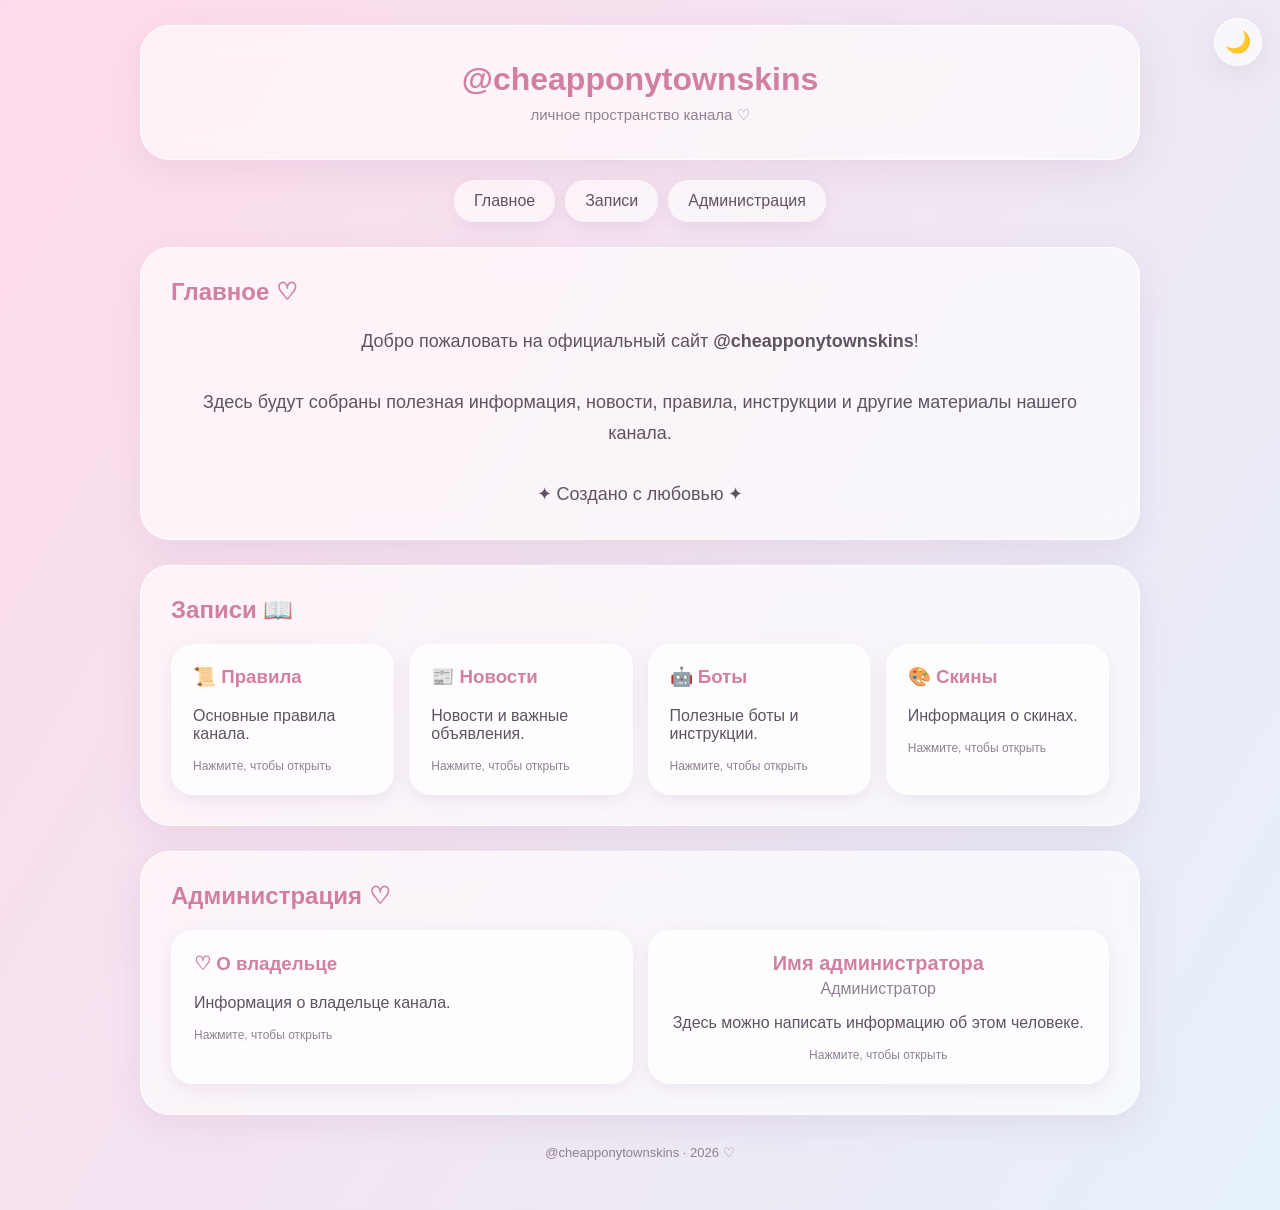
<file: index.html>
<!DOCTYPE html>
<html lang="ru">

<head>
    <meta charset="UTF-8">

    <meta
        name="viewport"
        content="width=device-width, initial-scale=1.0">

    <title>@cheapponytownskins</title>

    <link rel="stylesheet" href="style.css">
</head>

<body>

<!-- =========================
     НАСТРОЙКИ
========================= -->

<script>

    /*
    =====================================
    🔐 ПАРОЛЬ ВЛАДЕЛЬЦА

    МЕНЯЙ ТОЛЬКО ТЕКСТ МЕЖДУ КАВЫЧКАМИ
    =====================================
    */

    const ADMIN_PASSWORD = "cheapponytownskins689hyenaN23";

</script>


<!-- Кнопка темы -->

<button
    id="themeButton"
    type="button">

    🌙

</button>


<div class="page">


    <!-- =========================
         ШАПКА
    ========================== -->

    <header>

        <div class="logo">
            @cheapponytownskins
        </div>

        <div class="subtitle">
            личное пространство канала ♡
        </div>

    </header>


    <!-- =========================
         НАВИГАЦИЯ
    ========================== -->

    <nav>

        <a href="#home">
            Главное
        </a>

        <a href="#posts">
            Записи
        </a>

        <a href="#admins">
            Администрация
        </a>

    </nav>


    <!-- =========================
         ГЛАВНОЕ
    ========================== -->

    <section id="home">

        <h2>
            Главное ♡
        </h2>

        <div class="welcome">

            Добро пожаловать на официальный сайт
            <b>@cheapponytownskins</b>!

            <br><br>

            Здесь будут собраны полезная информация,
            новости, правила, инструкции и другие материалы
            нашего канала.

            <br><br>

            ✦ Создано с любовью ✦

        </div>

    </section>


    <!-- =========================
         ЗАПИСИ
    ========================== -->

    <section id="posts">

        <h2>
            Записи 📖
        </h2>

        <div class="cards">


            <!-- ПРАВИЛА -->

            <div
                class="card"
                onclick="openCard(
                    '📜 Правила',
                    `
                    <h3>📜 Правила канала</h3>

                    <p>
                    <b>1. Уважение</b>
                    </p>

                    <p>
                    Относитесь уважительно ко всем
                    участникам.
                    </p>

                    <p>
                    <b>2. Спам</b>
                    </p>

                    <p>
                    Не отправляйте большое количество
                    одинаковых сообщений.
                    </p>

                    <p>
                    <b>3. Реклама</b>
                    </p>

                    <p>
                    Реклама сторонних проектов разрешена
                    только с разрешения администрации.
                    </p>

                    <p>
                    <b>4. Конфликты</b>
                    </p>

                    <p>
                    Не устраивайте публичные конфликты.
                    </p>

                    <p>
                    <b>5. Главное правило ♡</b>
                    </p>

                    <p>
                    Уважайте других участников.
                    </p>
                    `
                )">

                <h3>
                    📜 Правила
                </h3>

                <p>
                    Основные правила канала.
                </p>

            </div>


            <!-- НОВОСТИ -->

            <div
                class="card"
                onclick="openCard(
                    '📰 Новости',
                    `
                    <h3>📰 Новости</h3>

                    <p>
                    Здесь будут появляться новости,
                    обновления и важные объявления.
                    </p>

                    <p>
                    Следите за обновлениями канала ♡
                    </p>
                    `
                )">

                <h3>
                    📰 Новости
                </h3>

                <p>
                    Новости и важные объявления.
                </p>

            </div>


            <!-- БОТЫ -->

            <div
                class="card"
                onclick="openCard(
                    '🤖 Боты',
                    `
                    <h3>🤖 Боты</h3>

                    <p>
                    Здесь можно разместить список ботов,
                    команды и инструкции.
                    </p>
                    `
                )">

                <h3>
                    🤖 Боты
                </h3>

                <p>
                    Полезные боты и инструкции.
                </p>

            </div>


            <!-- СКИНЫ -->

            <div
                class="card"
                onclick="openCard(
                    '🎨 Скины',
                    `
                    <h3>🎨 Скины</h3>

                    <p>
                    Здесь можно размещать коды скинов,
                    подборки и инструкции по Pony Town.
                    </p>
                    `
                )">

                <h3>
                    🎨 Скины
                </h3>

                <p>
                    Информация о скинах.
                </p>

            </div>


        </div>

    </section>


    <!-- =========================
         АДМИНИСТРАЦИЯ
    ========================== -->

    <section id="admins">

        <h2>
            Администрация ♡
        </h2>

        <div class="cards">


            <!-- ВЛАДЕЛЕЦ -->

            <div
                class="card owner-card"
                onclick="openOwner()">

                <h3>
                    ♡ О владельце
                </h3>

                <p>
                    Информация о владельце канала.
                </p>

            </div>


            <!-- АДМИН -->

            <div class="card admin">

                <div class="admin-name">
                    Имя администратора
                </div>

                <div class="position">
                    Администратор
                </div>

                <p>
                    Здесь можно написать информацию
                    об этом человеке.
                </p>

            </div>


        </div>

    </section>


    <footer>

        @cheapponytownskins · 2026 ♡

    </footer>


</div>


<!-- =========================
     ОКНО КАРТОЧКИ
========================= -->

<div
    id="cardPopup"
    class="popup">

    <div class="popup-window">

        <div class="popup-header">

            <h3
                id="cardTitle"
                class="popup-title">
            </h3>

            <button
                class="close"
                onclick="closeCard()">

                ×

            </button>

        </div>


        <div
            id="cardContent"
            class="popup-content">
        </div>

    </div>

</div>


<!-- =========================
     ОКНО ВЛАДЕЛЬЦА
========================= -->

<div
    id="ownerPopup"
    class="popup">

    <div class="popup-window">

        <div class="popup-header">

            <h3 class="popup-title">
                ♡ О владельце
            </h3>

            <button
                class="close"
                onclick="closeOwner()">

                ×

            </button>

        </div>


        <div class="popup-content">

            <h3>
                ♡ Владелец канала
            </h3>

            <p>
                @cheapponytownskins
            </p>

            <p>
                Здесь можно написать информацию
                о владельце канала.
            </p>

            <p>
                Например, историю создания канала,
                интересы, контакты и другую информацию.
            </p>

            <p>
                Спасибо, что заглянули на сайт ♡
            </p>


            <!-- СЕКРЕТНОЕ СЕРДЦЕ -->

            <button
                id="secretHeart"
                class="secret-heart"
                onclick="openLogin()">

                🤍

            </button>

        </div>

    </div>

</div>


<!-- =========================
     ОКНО ПАРОЛЯ
========================= -->

<div
    id="loginPopup"
    class="popup">

    <div class="popup-window">

        <div class="popup-header">

            <h3 class="popup-title">
                ♡
            </h3>

            <button
                class="close"
                onclick="closeLogin()">

                ×

            </button>

        </div>


        <div class="password-box">

            <h3>
                Секретный вход
            </h3>

            <p>
                Введите пароль владельца.
            </p>


            <input
                id="passwordInput"
                type="password"
                placeholder="Пароль"
                autocomplete="off">


            <button
                onclick="checkPassword()">

                Войти

            </button>


            <div
                id="passwordError"
                class="password-error">

                Неверный пароль.

            </div>

        </div>

    </div>

</div>



<script>

/* =========================
   КАРТОЧКИ
========================= */

function openCard(title, content) {

    document.getElementById(
        "cardTitle"
    ).textContent = title;

    document.getElementById(
        "cardContent"
    ).innerHTML = content;

    document.getElementById(
        "cardPopup"
    ).classList.add("active");

}


/* =========================
   ЗАКРЫТЬ КАРТОЧКУ
========================= */

function closeCard() {

    document.getElementById(
        "cardPopup"
    ).classList.remove("active");

}


/* =========================
   ВЛАДЕЛЕЦ
========================= */

function openOwner() {

    document.getElementById(
        "ownerPopup"
    ).classList.add("active");

}


function closeOwner() {

    document.getElementById(
        "ownerPopup"
    ).classList.remove("active");

}


/* =========================
   ПАРОЛЬ
========================= */

function openLogin() {

    document.getElementById(
        "loginPopup"
    ).classList.add("active");

    document.getElementById(
        "passwordInput"
    ).value = "";

    document.getElementById(
        "passwordError"
    ).style.display = "none";

}


function closeLogin() {

    document.getElementById(
        "loginPopup"
    ).classList.remove("active");

}


/* =========================
   ПРОВЕРКА ПАРОЛЯ
========================= */

function checkPassword() {

    const enteredPassword =
        document.getElementById(
            "passwordInput"
        ).value;


    if (
        enteredPassword ===
        ADMIN_PASSWORD
    ) {

        window.location.href =
            "admin.html";

    }

    else {

        document.getElementById(
            "passwordError"
        ).style.display =
            "block";

    }

}


/* ENTER */

document.getElementById(
    "passwordInput"
).addEventListener(
    "keydown",
    function(event) {

        if (
            event.key === "Enter"
        ) {

            checkPassword();

        }

    }
);


/* =========================
   ТЕМА
========================= */

const themeButton =
    document.getElementById(
        "themeButton"
    );


function applyTheme() {

    const savedTheme =
        localStorage.getItem(
            "siteTheme"
        );


    if (
        savedTheme === "dark"
    ) {

        document.body.classList.add(
            "dark"
        );

        themeButton.textContent =
            "☀️";

    }

    else {

        document.body.classList.remove(
            "dark"
        );

        themeButton.textContent =
            "🌙";

    }

}


themeButton.onclick =
    function() {

        const dark =
            document.body.classList.contains(
                "dark"
            );


        localStorage.setItem(
            "siteTheme",
            dark
                ? "light"
                : "dark"
        );


        applyTheme();


        const heart =
            document.getElementById(
                "secretHeart"
            );


        if (heart) {

            heart.textContent =
                dark
                    ? "🤍"
                    : "❤️";

        }

    };


applyTheme();

</script>


</body>

    </html>
</file>
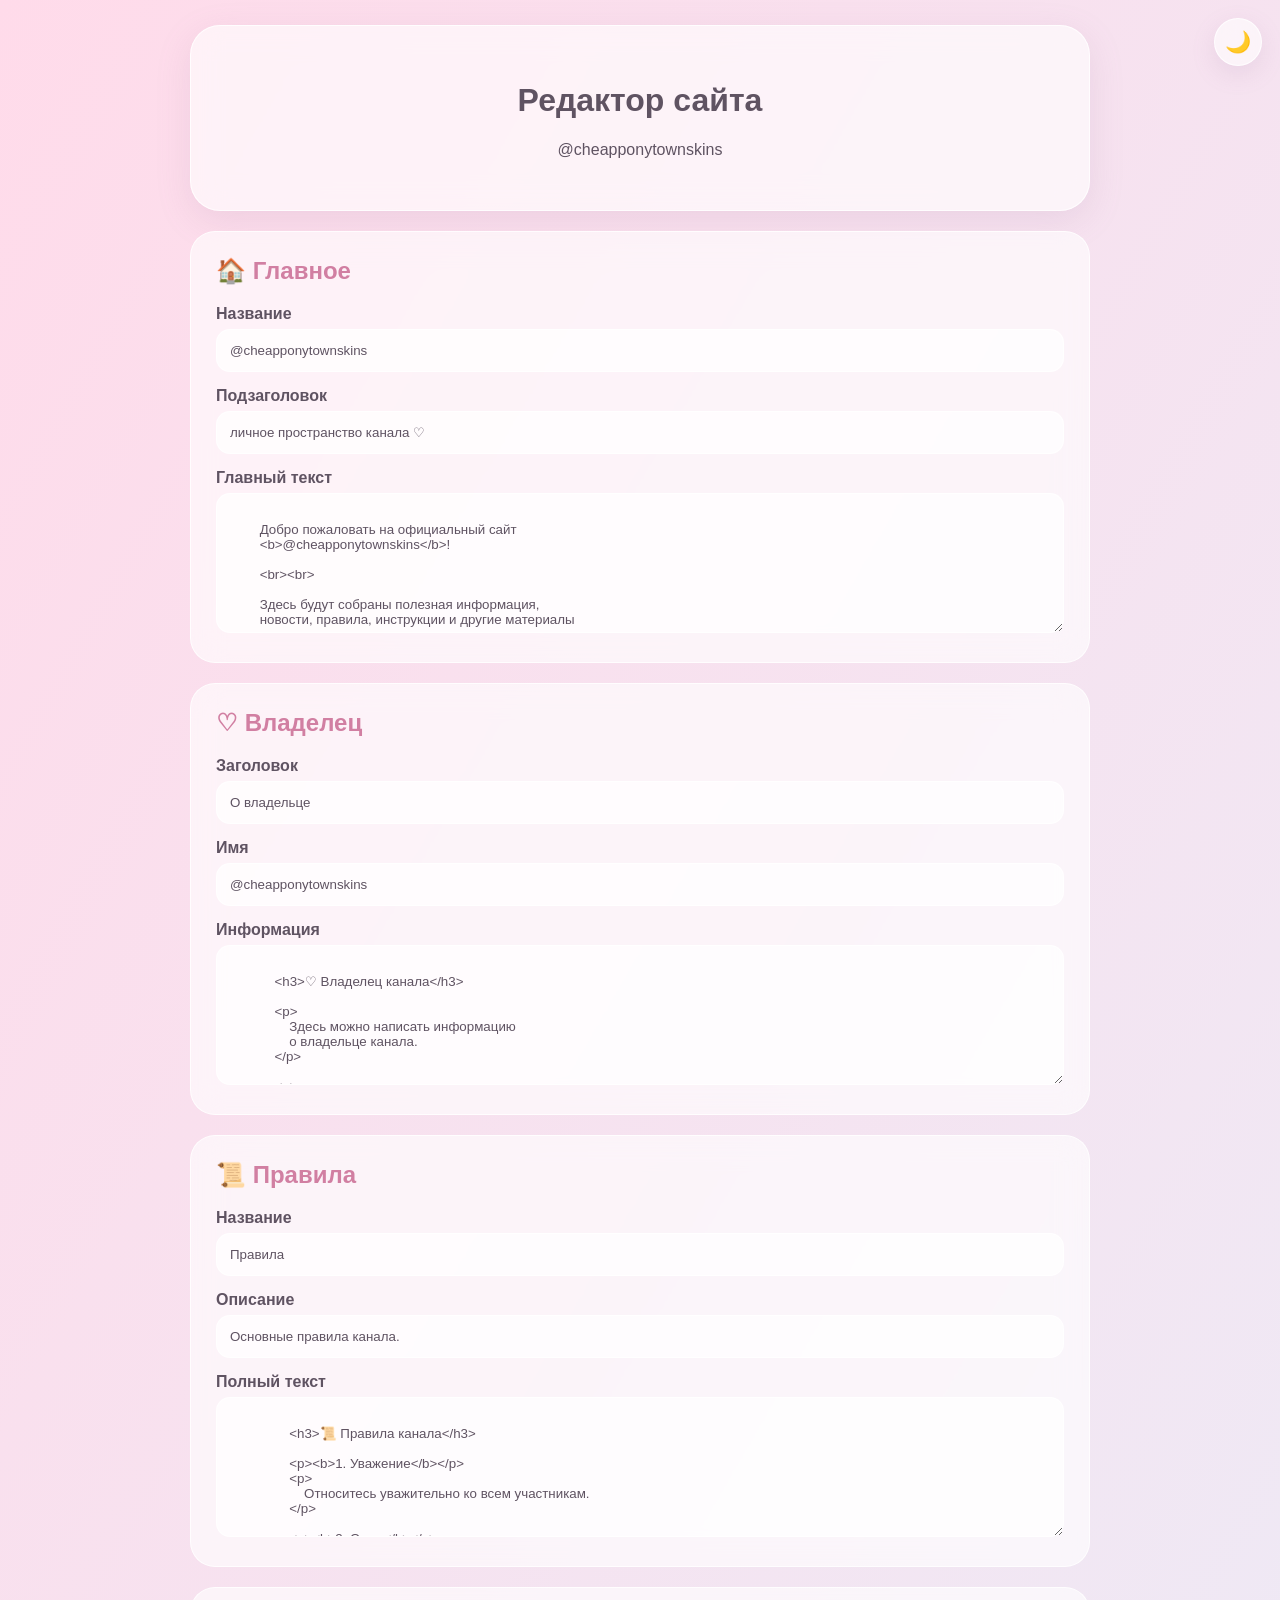
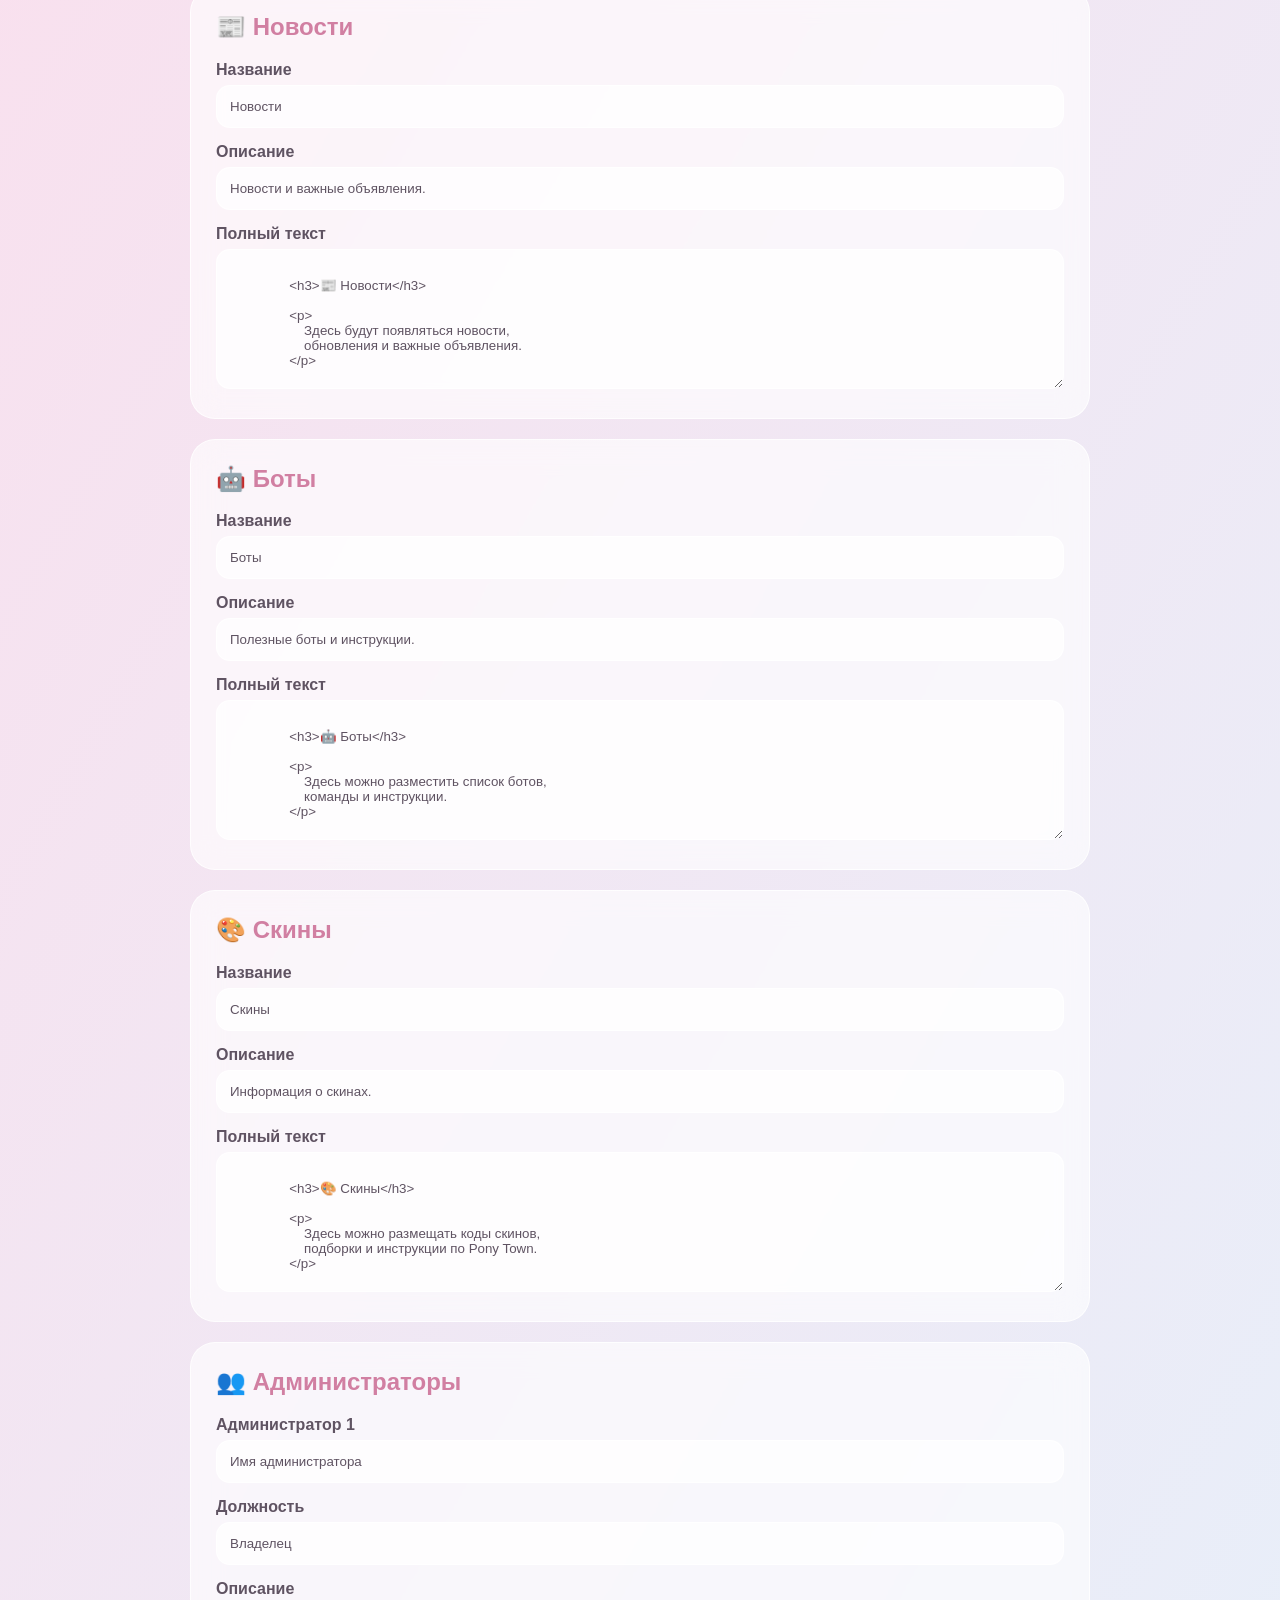
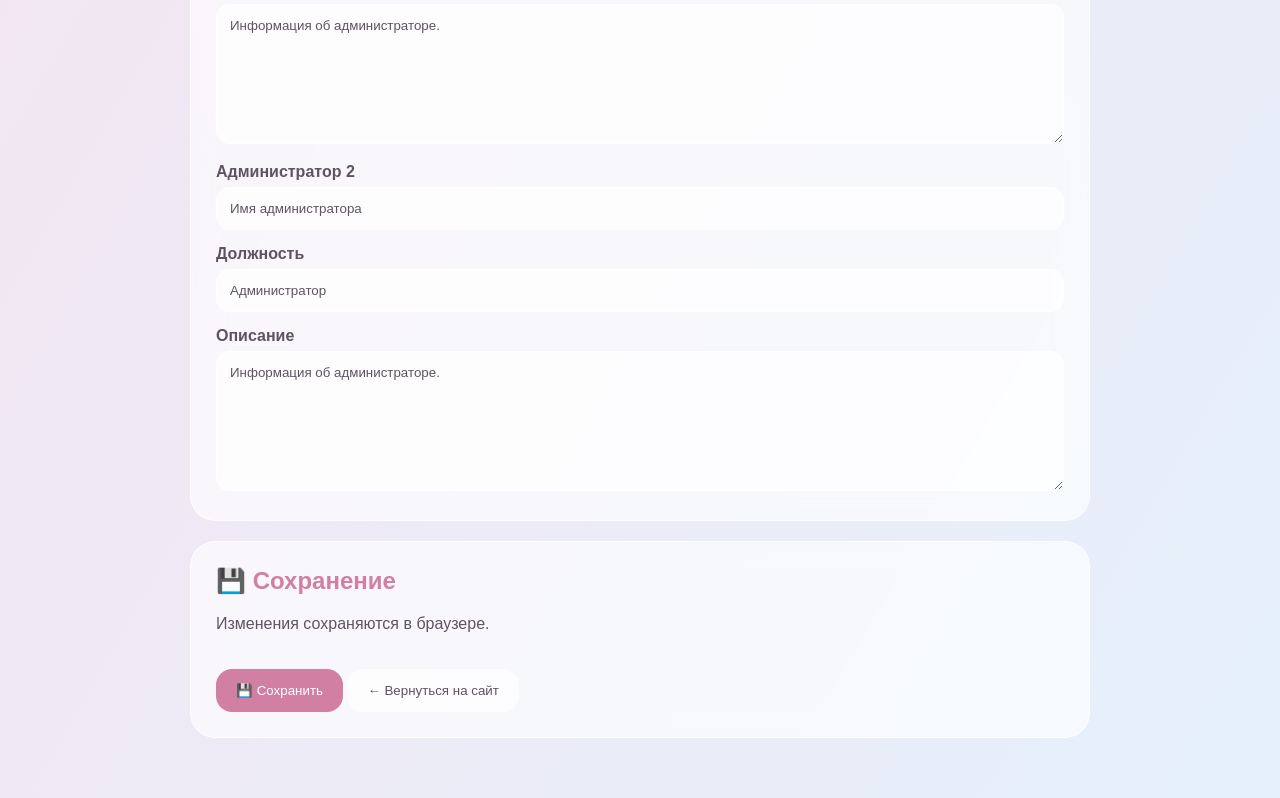
<file: admin.html>
<!DOCTYPE html>
<html lang="ru">

<head>

<meta charset="UTF-8">

<meta
    name="viewport"
    content="width=device-width, initial-scale=1.0">

<title>Редактор</title>

<link
    rel="stylesheet"
    href="style.css">

<style>

.editor {

    width: min(900px,94%);

    margin: auto;

    padding: 25px 0 60px;
}

.editor-box {

    margin-top: 20px;

    padding: 25px;

    background: var(--glass);

    border:
        1px solid var(--border);

    border-radius: 25px;

    backdrop-filter: blur(15px);
}

.editor-box h2 {

    color: var(--primary);
}

label {

    display: block;

    margin-top: 15px;

    margin-bottom: 6px;

    color: var(--text);

    font-weight: bold;
}

input,
textarea {

    width: 100%;

    padding: 13px;

    border:
        1px solid var(--border);

    border-radius: 14px;

    background: var(--card);

    color: var(--text);

    outline: none;

    font-family: Arial;
}

textarea {

    min-height: 140px;

    resize: vertical;
}

.action {

    margin-top: 20px;

    padding: 14px 20px;

    border: 0;

    border-radius: 16px;

    cursor: pointer;

    background: var(--primary);

    color: white;
}

.back {

    background: var(--card);

    color: var(--text);

}

</style>

</head>

<body>


<button
    id="themeButton"
    type="button">

🌙

</button>


<div class="editor">


<header>

<h1>
Редактор сайта
</h1>

<p>
@cheapponytownskins
</p>

</header>



<div class="editor-box">

<h2>
🏠 Главное
</h2>


<label>
Название
</label>

<input
    id="siteName">


<label>
Подзаголовок
</label>

<input
    id="subtitle">


<label>
Главный текст
</label>

<textarea
    id="welcome">
</textarea>

</div>



<div class="editor-box">

<h2>
♡ Владелец
</h2>


<label>
Заголовок
</label>

<input
    id="ownerTitle">


<label>
Имя
</label>

<input
    id="ownerName">


<label>
Информация
</label>

<textarea
    id="ownerText">
</textarea>

</div>



<div class="editor-box">

<h2>
📜 Правила
</h2>

<label>
Название
</label>

<input
    id="rulesTitle">

<label>
Описание
</label>

<input
    id="rulesDescription">

<label>
Полный текст
</label>

<textarea
    id="rulesText">
</textarea>

</div>



<div class="editor-box">

<h2>
📰 Новости
</h2>

<label>
Название
</label>

<input
    id="newsTitle">

<label>
Описание
</label>

<input
    id="newsDescription">

<label>
Полный текст
</label>

<textarea
    id="newsText">
</textarea>

</div>



<div class="editor-box">

<h2>
🤖 Боты
</h2>

<label>
Название
</label>

<input
    id="botsTitle">

<label>
Описание
</label>

<input
    id="botsDescription">

<label>
Полный текст
</label>

<textarea
    id="botsText">
</textarea>

</div>



<div class="editor-box">

<h2>
🎨 Скины
</h2>

<label>
Название
</label>

<input
    id="skinsTitle">

<label>
Описание
</label>

<input
    id="skinsDescription">

<label>
Полный текст
</label>

<textarea
    id="skinsText">
</textarea>

</div>



<div class="editor-box">

<h2>
👥 Администраторы
</h2>


<label>
Администратор 1
</label>

<input
    id="admin1Name">

<label>
Должность
</label>

<input
    id="admin1Position">

<label>
Описание
</label>

<textarea
    id="admin1Description">
</textarea>


<label>
Администратор 2
</label>

<input
    id="admin2Name">

<label>
Должность
</label>

<input
    id="admin2Position">

<label>
Описание
</label>

<textarea
    id="admin2Description">
</textarea>

</div>



<div class="editor-box">

<h2>
💾 Сохранение
</h2>

<p>
Изменения сохраняются в браузере.
</p>

<button
    class="action"
    id="save">

💾 Сохранить

</button>

<button
    class="action back"
    onclick="location.href='index.html'">

← Вернуться на сайт

</button>

</div>


</div>


<script src="data.js"></script>


<script>

/* Заполняем поля */

siteName.value =
    SITE_DATA.siteName;

subtitle.value =
    SITE_DATA.subtitle;

welcome.value =
    SITE_DATA.welcome;

ownerTitle.value =
    SITE_DATA.owner.title;

ownerName.value =
    SITE_DATA.owner.name;

ownerText.value =
    SITE_DATA.owner.text;



const rules =
    SITE_DATA.cards.find(
        x => x.id === "rules"
    );

const news =
    SITE_DATA.cards.find(
        x => x.id === "news"
    );

const bots =
    SITE_DATA.cards.find(
        x => x.id === "bots"
    );

const skins =
    SITE_DATA.cards.find(
        x => x.id === "skins"
    );



rulesTitle.value =
    rules.title;

rulesDescription.value =
    rules.description;

rulesText.value =
    rules.text;



newsTitle.value =
    news.title;

newsDescription.value =
    news.description;

newsText.value =
    news.text;



botsTitle.value =
    bots.title;

botsDescription.value =
    bots.description;

botsText.value =
    bots.text;



skinsTitle.value =
    skins.title;

skinsDescription.value =
    skins.description;

skinsText.value =
    skins.text;



admin1Name.value =
    SITE_DATA.admins[0].name;

admin1Position.value =
    SITE_DATA.admins[0].position;

admin1Description.value =
    SITE_DATA.admins[0].description;



admin2Name.value =
    SITE_DATA.admins[1].name;

admin2Position.value =
    SITE_DATA.admins[1].position;

admin2Description.value =
    SITE_DATA.admins[1].description;



/*
=================================
СОХРАНЕНИЕ
=================================
*/

document.getElementById(
    "save"
).onclick = function() {

    const updated = {

        siteName:
            siteName.value,

        subtitle:
            subtitle.value,

        welcome:
            welcome.value,

        owner: {

            title:
                ownerTitle.value,

            name:
                ownerName.value,

            text:
                ownerText.value

        },

        cards: [

            {
                id: "rules",
                icon: "📜",
                title:
                    rulesTitle.value,
                description:
                    rulesDescription.value,
                text:
                    rulesText.value
            },

            {
                id: "news",
                icon: "📰",
                title:
                    newsTitle.value,
                description:
                    newsDescription.value,
                text:
                    newsText.value
            },

            {
                id: "bots",
                icon: "🤖",
                title:
                    botsTitle.value,
                description:
                    botsDescription.value,
                text:
                    botsText.value
            },

            {
                id: "skins",
                icon: "🎨",
                title:
                    skinsTitle.value,
                description:
                    skinsDescription.value,
                text:
                    skinsText.value
            }

        ],

        admins: [

            {
                name:
                    admin1Name.value,

                position:
                    admin1Position.value,

                description:
                    admin1Description.value
            },

            {
                name:
                    admin2Name.value,

                position:
                    admin2Position.value,

                description:
                    admin2Description.value
            }

        ],

        footer:
            SITE_DATA.footer

    };


    localStorage.setItem(
        "siteData",
        JSON.stringify(updated)
    );


    alert(
        "Изменения сохранены в этом браузере!"
    );

};



/* ТЕМА */

const themeButton =
    document.getElementById(
        "themeButton"
    );


function applyTheme() {

    const theme =
        localStorage.getItem(
            "siteTheme"
        );

    if (
        theme === "dark"
    ) {

        document.body.classList.add(
            "dark"
        );

        themeButton.textContent =
            "☀️";

    } else {

        document.body.classList.remove(
            "dark"
        );

        themeButton.textContent =
            "🌙";

    }

}


themeButton.onclick =
    function() {

        const dark =
            document.body.classList.contains(
                "dark"
            );

        localStorage.setItem(
            "siteTheme",
            dark
                ? "light"
                : "dark"
        );

        applyTheme();

    };


applyTheme();

</script>

</body>

</html>
</file>
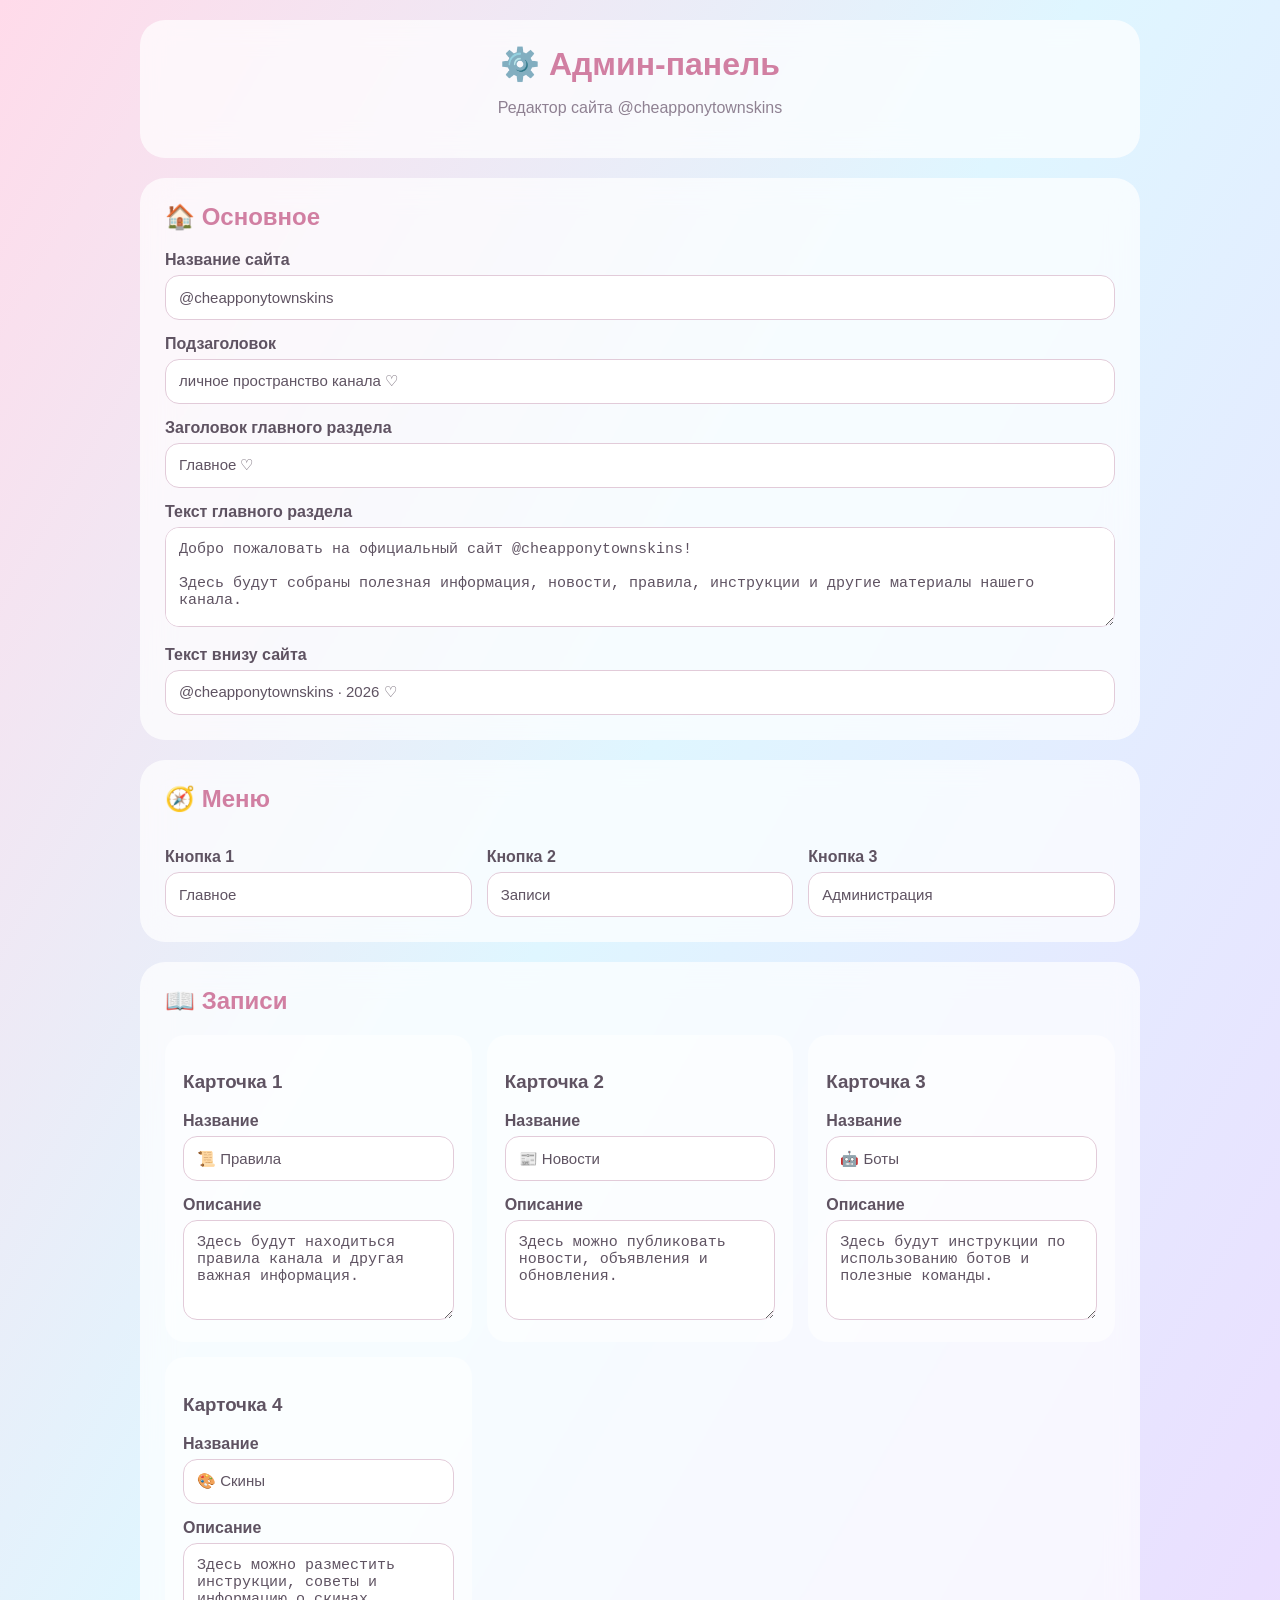
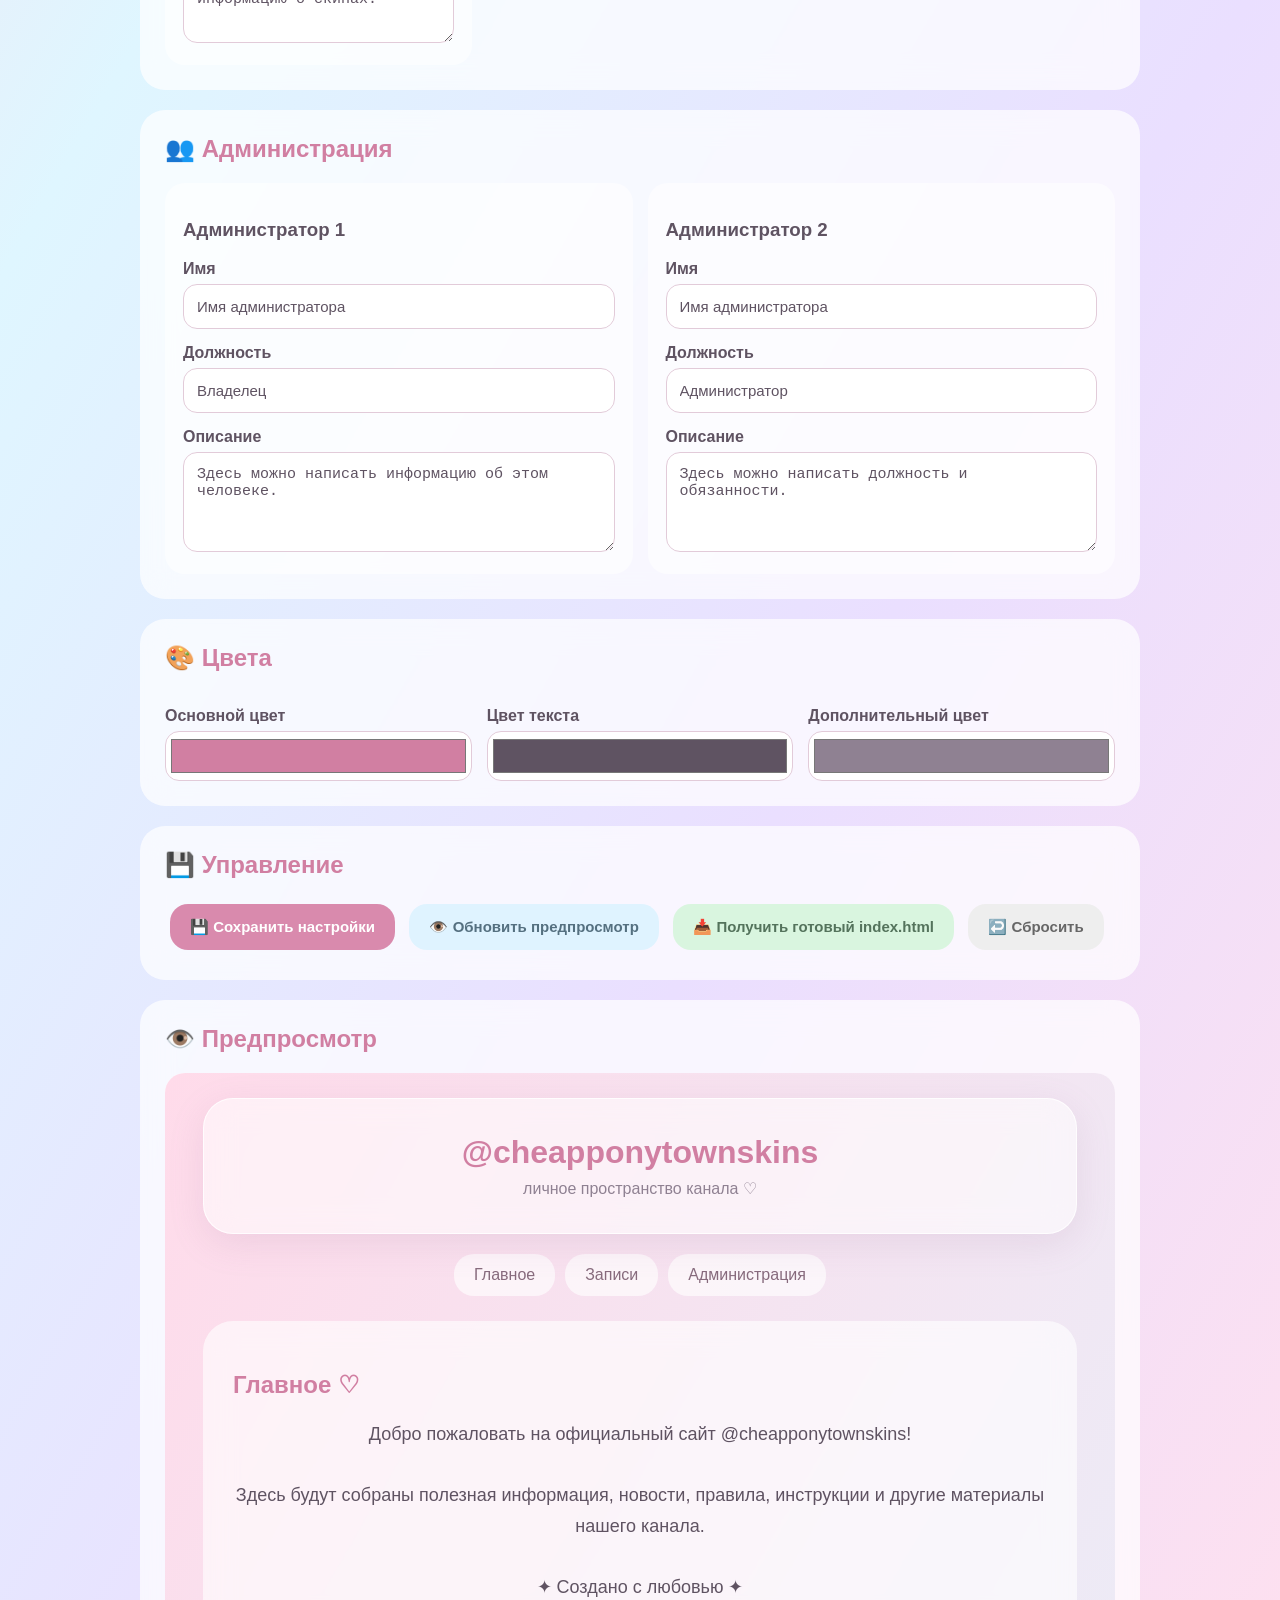
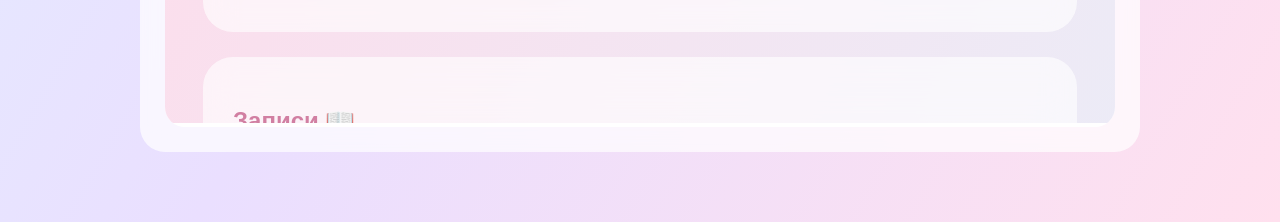
<file: Admin.html>
<!DOCTYPE html>
<html lang="ru">
<head>
<meta charset="UTF-8">
<meta name="viewport" content="width=device-width, initial-scale=1.0">

<title>Админ-панель</title>

<style>

* {
    box-sizing: border-box;
}

body {
    margin: 0;
    font-family: Arial, sans-serif;
    background:
        linear-gradient(
            120deg,
            #ffdbea,
            #dff6ff,
            #eadfff,
            #ffe0ee
        );

    min-height: 100vh;
    color: #5f5362;
}

.container {
    width: min(1000px, 94%);
    margin: auto;
    padding: 20px 0 50px;
}

header {
    background: rgba(255,255,255,.7);
    backdrop-filter: blur(15px);
    padding: 25px;
    border-radius: 25px;
    text-align: center;
    margin-bottom: 20px;
}

header h1 {
    margin: 0;
    color: #d17fa2;
}

header p {
    color: #8f8192;
}

.panel {
    background: rgba(255,255,255,.7);
    backdrop-filter: blur(15px);
    padding: 25px;
    border-radius: 25px;
    margin-bottom: 20px;
}

.panel h2 {
    color: #d17fa2;
    margin-top: 0;
}

label {
    display: block;
    margin-top: 15px;
    margin-bottom: 6px;
    font-weight: bold;
}

input,
textarea {
    width: 100%;
    padding: 13px;
    border-radius: 14px;
    border: 1px solid #e2cbd9;
    background: white;
    font-size: 15px;
    color: #5f5362;
}

textarea {
    min-height: 100px;
    resize: vertical;
}

.grid {
    display: grid;
    grid-template-columns:
        repeat(auto-fit, minmax(230px, 1fr));

    gap: 15px;
}

.editor-card {
    background: rgba(255,255,255,.55);
    padding: 18px;
    border-radius: 20px;
}

button {
    border: none;
    padding: 14px 20px;
    border-radius: 18px;
    cursor: pointer;
    font-size: 15px;
    font-weight: bold;
    margin: 5px;
}

.save {
    background: #d98aad;
    color: white;
}

.preview {
    background: #dff3ff;
    color: #557080;
}

.download {
    background: #d9f5df;
    color: #54735c;
}

.reset {
    background: #eee;
    color: #666;
}

#message {
    margin-top: 15px;
    padding: 12px;
    border-radius: 15px;
    background: rgba(255,255,255,.8);
    display: none;
}

.preview-box {
    background: white;
    border-radius: 20px;
    overflow: hidden;
    margin-top: 20px;
}

iframe {
    width: 100%;
    height: 650px;
    border: none;
}

.color {
    height: 50px;
    padding: 3px;
}

</style>
</head>

<body>

<div class="container">

<header>

<h1>⚙️ Админ-панель</h1>

<p>
Редактор сайта @cheapponytownskins
</p>

</header>


<!-- ОСНОВНОЕ -->

<div class="panel">

<h2>🏠 Основное</h2>

<label>Название сайта</label>
<input id="siteName">

<label>Подзаголовок</label>
<input id="subtitle">

<label>Заголовок главного раздела</label>
<input id="homeTitle">

<label>Текст главного раздела</label>
<textarea id="homeText"></textarea>

<label>Текст внизу сайта</label>
<input id="footer">

</div>


<!-- МЕНЮ -->

<div class="panel">

<h2>🧭 Меню</h2>

<div class="grid">

<div>

<label>Кнопка 1</label>
<input id="nav1">

</div>

<div>

<label>Кнопка 2</label>
<input id="nav2">

</div>

<div>

<label>Кнопка 3</label>
<input id="nav3">

</div>

</div>

</div>


<!-- КАРТОЧКИ -->

<div class="panel">

<h2>📖 Записи</h2>

<div class="grid">

<div class="editor-card">

<h3>Карточка 1</h3>

<label>Название</label>
<input id="card1Title">

<label>Описание</label>
<textarea id="card1Text"></textarea>

</div>


<div class="editor-card">

<h3>Карточка 2</h3>

<label>Название</label>
<input id="card2Title">

<label>Описание</label>
<textarea id="card2Text"></textarea>

</div>


<div class="editor-card">

<h3>Карточка 3</h3>

<label>Название</label>
<input id="card3Title">

<label>Описание</label>
<textarea id="card3Text"></textarea>

</div>


<div class="editor-card">

<h3>Карточка 4</h3>

<label>Название</label>
<input id="card4Title">

<label>Описание</label>
<textarea id="card4Text"></textarea>

</div>

</div>

</div>


<!-- АДМИНЫ -->

<div class="panel">

<h2>👥 Администрация</h2>

<div class="grid">

<div class="editor-card">

<h3>Администратор 1</h3>

<label>Имя</label>
<input id="admin1Name">

<label>Должность</label>
<input id="admin1Position">

<label>Описание</label>
<textarea id="admin1Text"></textarea>

</div>


<div class="editor-card">

<h3>Администратор 2</h3>

<label>Имя</label>
<input id="admin2Name">

<label>Должность</label>
<input id="admin2Position">

<label>Описание</label>
<textarea id="admin2Text"></textarea>

</div>

</div>

</div>


<!-- ЦВЕТА -->

<div class="panel">

<h2>🎨 Цвета</h2>

<div class="grid">

<div>

<label>Основной цвет</label>

<input
type="color"
class="color"
id="primaryColor">

</div>


<div>

<label>Цвет текста</label>

<input
type="color"
class="color"
id="textColor">

</div>


<div>

<label>Дополнительный цвет</label>

<input
type="color"
class="color"
id="secondaryColor">

</div>

</div>

</div>


<!-- УПРАВЛЕНИЕ -->

<div class="panel">

<h2>💾 Управление</h2>

<button
class="save"
onclick="saveSettings()">

💾 Сохранить настройки

</button>


<button
class="preview"
onclick="updatePreview()">

👁️ Обновить предпросмотр

</button>


<button
class="download"
onclick="downloadHTML()">

📥 Получить готовый index.html

</button>


<button
class="reset"
onclick="resetSettings()">

↩️ Сбросить

</button>


<div id="message"></div>

</div>


<!-- ПРЕДПРОСМОТР -->

<div class="panel">

<h2>👁️ Предпросмотр</h2>

<div class="preview-box">

<iframe id="preview"></iframe>

</div>

</div>


</div>


<script>


const defaults = {

siteName:
"@cheapponytownskins",

subtitle:
"личное пространство канала ♡",

homeTitle:
"Главное ♡",

homeText:
"Добро пожаловать на официальный сайт @cheapponytownskins!\n\nЗдесь будут собраны полезная информация, новости, правила, инструкции и другие материалы нашего канала.\n\n✦ Создано с любовью ✦",

footer:
"@cheapponytownskins · 2026 ♡",

nav1:
"Главное",

nav2:
"Записи",

nav3:
"Администрация",


card1Title:
"📜 Правила",

card1Text:
"Здесь будут находиться правила канала и другая важная информация.",


card2Title:
"📰 Новости",

card2Text:
"Здесь можно публиковать новости, объявления и обновления.",


card3Title:
"🤖 Боты",

card3Text:
"Здесь будут инструкции по использованию ботов и полезные команды.",


card4Title:
"🎨 Скины",

card4Text:
"Здесь можно разместить инструкции, советы и информацию о скинах.",


admin1Name:
"Имя администратора",

admin1Position:
"Владелец",

admin1Text:
"Здесь можно написать информацию об этом человеке.",


admin2Name:
"Имя администратора",

admin2Position:
"Администратор",

admin2Text:
"Здесь можно написать должность и обязанности.",


primaryColor:
"#d17fa2",

textColor:
"#5f5362",

secondaryColor:
"#8f8192"

};


function getSettings() {

    const saved =
        localStorage.getItem("adminSettings");

    if (!saved) {

        return {
            ...defaults
        };

    }

    return {
        ...defaults,
        ...JSON.parse(saved)
    };

}


function loadSettings() {

    const settings =
        getSettings();

    Object.keys(settings).forEach(key => {

        const element =
            document.getElementById(key);

        if (element) {

            element.value =
                settings[key];

        }

    });

}


function getCurrentSettings() {

    const settings = {};

    Object.keys(defaults).forEach(key => {

        const element =
            document.getElementById(key);

        if (element) {

            settings[key] =
                element.value;

        }

    });

    return settings;

}


function saveSettings() {

    const settings =
        getCurrentSettings();

    localStorage.setItem(
        "adminSettings",
        JSON.stringify(settings)
    );

    updatePreview();

    showMessage(
        "✅ Настройки сохранены!"
    );

}


function resetSettings() {

    if (
        !confirm(
            "Сбросить все изменения?"
        )
    ) {
        return;
    }

    localStorage.removeItem(
        "adminSettings"
    );

    loadSettings();

    updatePreview();

    showMessage(
        "↩️ Настройки сброшены."
    );

}


function showMessage(text) {

    const box =
        document.getElementById("message");

    box.textContent =
        text;

    box.style.display =
        "block";

    setTimeout(() => {

        box.style.display =
            "none";

    }, 3000);

}


function escapeHTML(text) {

    return text
        .replace(/&/g, "&amp;")
        .replace(/</g, "&lt;")
        .replace(/>/g, "&gt;")
        .replace(/"/g, "&quot;");

}


function generateHTML(settings) {

return `<!DOCTYPE html>

<html lang="ru">

<head>

<meta charset="UTF-8">

<meta
name="viewport"
content="width=device-width, initial-scale=1.0">

<title>${escapeHTML(settings.siteName)}</title>

<style>

* {
    box-sizing: border-box;
}

html {
    scroll-behavior: smooth;
}

body {

    margin: 0;

    min-height: 100vh;

    font-family: Arial, sans-serif;

    color: ${settings.textColor};

    background:

    linear-gradient(
        120deg,
        #ffdbea,
        #dff6ff,
        #eadfff,
        #ffe0ee,
        #d8f5ff
    );

    background-size: 500% 500%;

    animation:
    waterfall 18s ease infinite;

}

@keyframes waterfall {

0% {
    background-position: 0% 50%;
}

50% {
    background-position: 100% 50%;
}

100% {
    background-position: 0% 50%;
}

}

.page {

    width:
    min(1000px, 92%);

    margin: auto;

    padding:
    25px 0 50px;

}

header {

    text-align: center;

    padding: 35px 20px;

    margin-bottom: 20px;

    background:
    rgba(255,255,255,.55);

    border:
    1px solid
    rgba(255,255,255,.8);

    border-radius: 30px;

    box-shadow:
    0 10px 35px
    rgba(160,120,160,.15);

    backdrop-filter:
    blur(15px);

}

.logo {

    font-size: 32px;

    font-weight: bold;

    color:
    ${settings.primaryColor};

    margin-bottom: 8px;

}

.subtitle {

    color:
    ${settings.secondaryColor};

}

nav {

    display: flex;

    justify-content: center;

    flex-wrap: wrap;

    gap: 10px;

    margin: 20px 0;

}

nav a {

    text-decoration: none;

    color: #876b7d;

    background:
    rgba(255,255,255,.65);

    padding:
    12px 20px;

    border-radius: 20px;

}

section {

    margin-top: 25px;

    padding: 30px;

    background:
    rgba(255,255,255,.62);

    border-radius: 30px;

    backdrop-filter:
    blur(15px);

}

h2 {

    color:
    ${settings.primaryColor};

}

.welcome {

    text-align: center;

    font-size: 18px;

    line-height: 1.7;

}

.cards {

    display: grid;

    grid-template-columns:
    repeat(auto-fit,minmax(220px,1fr));

    gap: 15px;

}

.card {

    padding: 22px;

    background:
    rgba(255,255,255,.7);

    border-radius: 22px;

}

.card h3 {

    color:
    ${settings.primaryColor};

}

.admin {

    text-align: center;

}

.admin-name {

    font-size: 20px;

    font-weight: bold;

    color:
    ${settings.primaryColor};

}

.position {

    color:
    ${settings.secondaryColor};

}

footer {

    text-align: center;

    padding: 30px 10px 0;

    color:
    ${settings.secondaryColor};

    font-size: 13px;

}

</style>

</head>

<body>

<div class="page">

<header>

<div class="logo">
${escapeHTML(settings.siteName)}
</div>

<div class="subtitle">
${escapeHTML(settings.subtitle)}
</div>

</header>


<nav>

<a href="#home">
${escapeHTML(settings.nav1)}
</a>

<a href="#posts">
${escapeHTML(settings.nav2)}
</a>

<a href="#admins">
${escapeHTML(settings.nav3)}
</a>

</nav>


<section id="home">

<h2>
${escapeHTML(settings.homeTitle)}
</h2>

<div class="welcome">

${escapeHTML(settings.homeText)
.replace(/\n/g,"<br>")}

</div>

</section>


<section id="posts">

<h2>
Записи 📖
</h2>

<div class="cards">

<div class="card">

<h3>
${escapeHTML(settings.card1Title)}
</h3>

<p>
${escapeHTML(settings.card1Text)}
</p>

</div>


<div class="card">

<h3>
${escapeHTML(settings.card2Title)}
</h3>

<p>
${escapeHTML(settings.card2Text)}
</p>

</div>


<div class="card">

<h3>
${escapeHTML(settings.card3Title)}
</h3>

<p>
${escapeHTML(settings.card3Text)}
</p>

</div>


<div class="card">

<h3>
${escapeHTML(settings.card4Title)}
</h3>

<p>
${escapeHTML(settings.card4Text)}
</p>

</div>

</div>

</section>


<section id="admins">

<h2>
Администрация ♡
</h2>

<div class="cards">

<div class="card admin">

<div class="admin-name">

${escapeHTML(settings.admin1Name)}

</div>

<div class="position">

${escapeHTML(settings.admin1Position)}

</div>

<p>

${escapeHTML(settings.admin1Text)}

</p>

</div>


<div class="card admin">

<div class="admin-name">

${escapeHTML(settings.admin2Name)}

</div>

<div class="position">

${escapeHTML(settings.admin2Position)}

</div>

<p>

${escapeHTML(settings.admin2Text)}

</p>

</div>

</div>

</section>


<footer>

${escapeHTML(settings.footer)}

</footer>

</div>

</body>

</html>`;

}


function updatePreview() {

    const settings =
        getCurrentSettings();

    const html =
        generateHTML(settings);

    const frame =
        document.getElementById(
            "preview"
        );

    frame.srcdoc =
        html;

}


function downloadHTML() {

    const settings =
        getCurrentSettings();

    const html =
        generateHTML(settings);

    const blob =
        new Blob(
            [html],
            {
                type:
                "text/html"
            }
        );

    const url =
        URL.createObjectURL(blob);

    const link =
        document.createElement("a");

    link.href =
        url;

    link.download =
        "index.html";

    link.click();

    URL.revokeObjectURL(url);

    showMessage(
        "📥 Готовый index.html создан!"
    );

}


loadSettings();

updatePreview();

</script>

</body>
                                     </html>
</file>
<file: style.css>
* {
    box-sizing: border-box;
}

html {
    scroll-behavior: smooth;
}

:root {

    --bg1: #ffdbea;
    --bg2: #dff6ff;
    --bg3: #eadfff;
    --bg4: #ffe0ee;
    --bg5: #d8f5ff;

    --text: #5f5362;
    --primary: #d17fa2;
    --secondary: #8f8192;

    --glass: rgba(255,255,255,.62);
    --card: rgba(255,255,255,.72);
    --popup: rgba(255,255,255,.94);

    --border: rgba(255,255,255,.8);
    --shadow: rgba(160,120,160,.15);
}

body.dark {

    --bg1: #100405;
    --bg2: #21080b;
    --bg3: #300b10;
    --bg4: #180507;
    --bg5: #080808;

    --text: #dedede;
    --primary: #df5362;
    --secondary: #aaa;

    --glass: rgba(25,25,25,.82);
    --card: rgba(72,72,72,.88);
    --popup: rgba(28,28,28,.97);

    --border: rgba(130,130,130,.3);
    --shadow: rgba(0,0,0,.5);
}

body {

    margin: 0;

    min-height: 100vh;

    font-family: Arial, sans-serif;

    color: var(--text);

    background:
        linear-gradient(
            120deg,
            var(--bg1),
            var(--bg2),
            var(--bg3),
            var(--bg4),
            var(--bg5)
        );

    background-size: 500% 500%;

    animation: waterfall 18s ease infinite;

    transition:
        background .4s,
        color .4s;
}

@keyframes waterfall {

    0% {
        background-position: 0% 50%;
    }

    50% {
        background-position: 100% 50%;
    }

    100% {
        background-position: 0% 50%;
    }
}

.page {

    width: min(1000px,92%);

    margin: auto;

    padding: 25px 0 50px;
}

header {

    text-align: center;

    padding: 35px 20px;

    margin-bottom: 20px;

    background: var(--glass);

    border: 1px solid var(--border);

    border-radius: 30px;

    box-shadow:
        0 10px 35px var(--shadow);

    backdrop-filter: blur(15px);
}

.logo {

    font-size: 32px;

    font-weight: bold;

    color: var(--primary);

    margin-bottom: 8px;
}

.subtitle {

    color: var(--secondary);

    font-size: 15px;
}

nav {

    display: flex;

    justify-content: center;

    flex-wrap: wrap;

    gap: 10px;

    margin: 20px 0;
}

nav a {

    text-decoration: none;

    color: var(--text);

    background: var(--glass);

    padding: 12px 20px;

    border-radius: 20px;

    box-shadow:
        0 5px 15px var(--shadow);

    backdrop-filter: blur(10px);

    transition: .25s;
}

nav a:hover {

    transform: translateY(-3px);

    color: var(--primary);
}

section {

    margin-top: 25px;

    padding: 30px;

    background: var(--glass);

    border: 1px solid var(--border);

    border-radius: 30px;

    box-shadow:
        0 10px 35px var(--shadow);

    backdrop-filter: blur(15px);
}

h2 {

    margin-top: 0;

    color: var(--primary);
}

.welcome {

    text-align: center;

    font-size: 18px;

    line-height: 1.7;
}

.cards {

    display: grid;

    grid-template-columns:
        repeat(
            auto-fit,
            minmax(220px,1fr)
        );

    gap: 15px;
}

.card {

    position: relative;

    padding: 22px;

    background: var(--card);

    border-radius: 22px;

    cursor: pointer;

    transition: .3s;

    box-shadow:
        0 5px 18px var(--shadow);
}

.card:hover {

    transform: translateY(-5px);

    box-shadow:
        0 12px 28px var(--shadow);
}

.card h3 {

    margin-top: 0;

    color: var(--primary);
}

.card::after {

    content: "Нажмите, чтобы открыть";

    display: block;

    margin-top: 15px;

    color: var(--secondary);

    font-size: 12px;
}

.owner-card {

    border: 1px solid
        rgba(255,255,255,.5);
}

.admin {

    text-align: center;
}

.admin-name {

    font-size: 20px;

    font-weight: bold;

    color: var(--primary);
}

.position {

    margin-top: 5px;

    color: var(--secondary);
}

footer {

    text-align: center;

    padding: 30px 10px 0;

    color: var(--secondary);

    font-size: 13px;
}

/* ТЕМА */

#themeButton {

    position: fixed;

    top: 18px;

    right: 18px;

    z-index: 10000;

    width: 48px;

    height: 48px;

    border: 1px solid var(--border);

    border-radius: 50%;

    background: var(--glass);

    color: var(--text);

    font-size: 21px;

    cursor: pointer;

    backdrop-filter: blur(15px);

    box-shadow:
        0 8px 25px var(--shadow);
}

/* POPUP */

.popup {

    position: fixed;

    inset: 0;

    display: none;

    align-items: center;

    justify-content: center;

    padding: 20px;

    z-index: 9000;

    background:
        rgba(0,0,0,.3);

    backdrop-filter: blur(12px);
}

.popup.active {

    display: flex;
}

.popup-window {

    position: relative;

    width: min(750px,100%);

    max-height: 85vh;

    overflow: hidden;

    background: var(--popup);

    border-radius: 30px;

    box-shadow:
        0 20px 70px var(--shadow);
}

.popup-header {

    display: flex;

    justify-content: space-between;

    align-items: center;

    padding: 20px 25px;

    border-bottom:
        1px solid var(--border);
}

.popup-title {

    margin: 0;

    color: var(--primary);
}

.close {

    width: 38px;

    height: 38px;

    border: 0;

    border-radius: 50%;

    background: var(--card);

    color: var(--text);

    font-size: 20px;

    cursor: pointer;
}

.popup-content {

    padding: 25px;

    overflow-y: auto;

    max-height:
        calc(85vh - 80px);

    line-height: 1.7;
}

/* СЕКРЕТНОЕ СЕРДЦЕ */

.secret-heart {

    position: absolute;

    left: 18px;

    bottom: 16px;

    width: 42px;

    height: 42px;

    border: 0;

    border-radius: 50%;

    background: transparent;

    opacity: .42;

    cursor: pointer;

    font-size: 22px;

    transition: .3s;

    z-index: 10;
}

.secret-heart:hover {

    opacity: .9;

    transform: scale(1.15);
}

/* ОКНО ПАРОЛЯ */

.password-box {

    text-align: center;

    padding: 30px;
}

.password-box h3 {

    color: var(--primary);
}

.password-box input {

    width: 100%;

    padding: 14px;

    border:
        1px solid var(--border);

    border-radius: 15px;

    background: var(--card);

    color: var(--text);

    outline: none;

    font-size: 16px;
}

.password-box button {

    margin-top: 15px;

    padding: 13px 25px;

    border: 0;

    border-radius: 16px;

    background: var(--primary);

    color: white;

    cursor: pointer;
}

.password-error {

    display: none;

    margin-top: 12px;

    color: #d65362;

    font-size: 14px;
}

@media(max-width:600px) {

    .page {
        width: 94%;
    }

    .logo {
        font-size: 25px;
    }

    section {
        padding: 22px;
        border-radius: 24px;
    }

    nav a {
        padding: 10px 15px;
    }

    }
</file>
